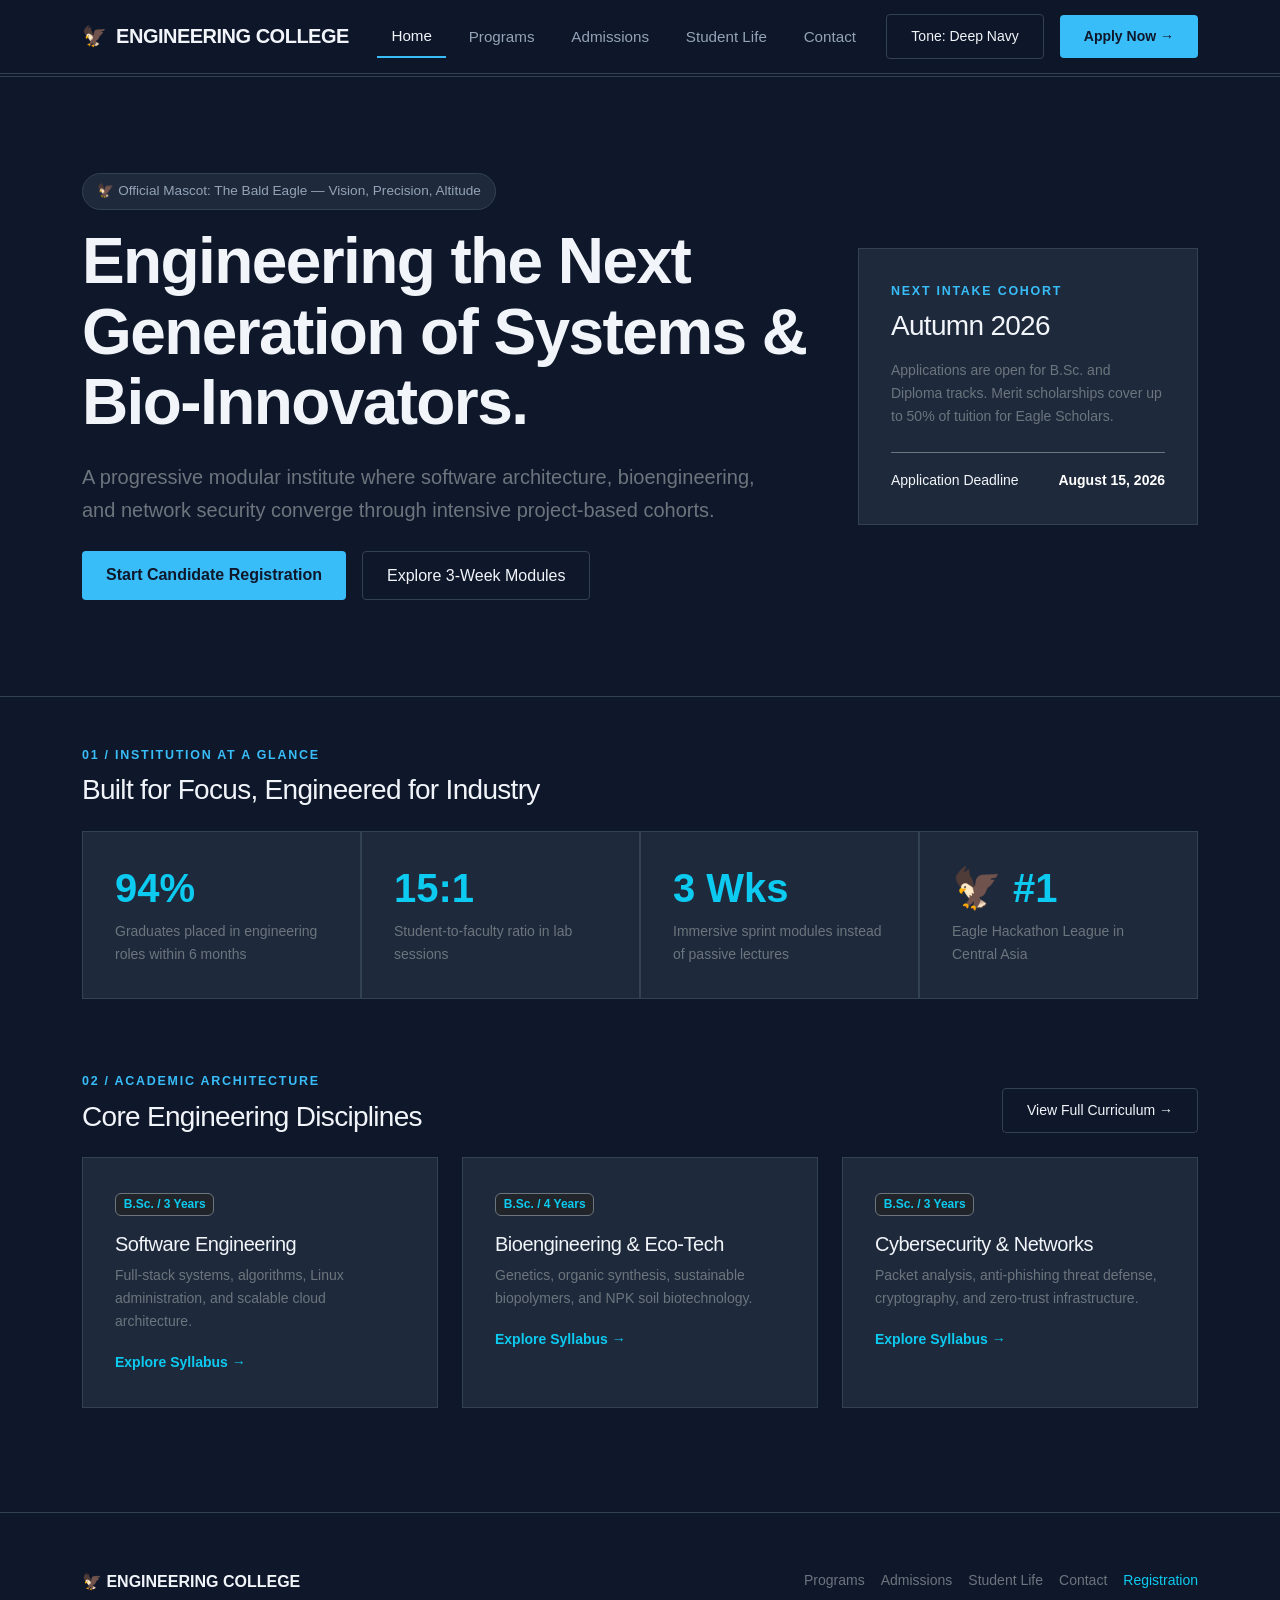
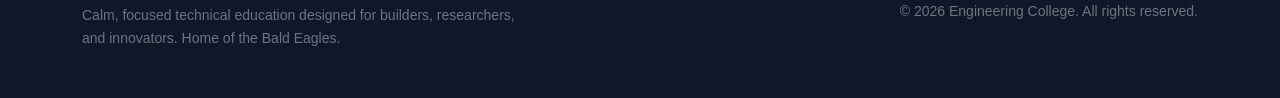
<file: index.html>
<!DOCTYPE html>
<html lang="en">
<head>
    <meta charset="UTF-8">
    <meta name="viewport" content="width=device-width, initial-scale=1.0">
    <title>Engineering College | Home — Home of the Bald Eagles</title>
    <link href="https://cdn.jsdelivr.net/npm/bootstrap@5.3.3/dist/css/bootstrap.min.css" rel="stylesheet">
    <link rel="stylesheet" href="style.css">
</head>
<body>

    <!-- Фиксированная навигация (как на Harbour.Space) -->
    <nav class="navbar navbar-expand-lg navbar-dark navbar-custom fixed-top" aria-label="Main Navigation">
        <div class="container">
            <a class="navbar-brand" href="index.html">
                <span role="img" aria-label="Bald Eagle Mascot">🦅</span>
                <span>ENGINEERING COLLEGE</span>
            </a>
            <button class="navbar-toggler" type="button" data-bs-toggle="collapse" data-bs-target="#mainNav" aria-controls="mainNav" aria-expanded="false" aria-label="Toggle navigation">
                <span class="navbar-toggler-icon"></span>
            </button>
            <div class="collapse navbar-collapse" id="mainNav">
                <ul class="navbar-nav ms-auto align-items-lg-center gap-lg-2">
                    <li class="nav-item"><a class="nav-link active" aria-current="page" href="index.html">Home</a></li>
                    <li class="nav-item"><a class="nav-link" href="programs.html">Programs</a></li>
                    <li class="nav-item"><a class="nav-link" href="admissions.html">Admissions</a></li>
                    <li class="nav-item"><a class="nav-link" href="student-life.html">Student Life</a></li>
                    <li class="nav-item"><a class="nav-link" href="contact.html">Contact</a></li>
                    <li class="nav-item ms-lg-2">
                        <button id="toneToggleBtn" class="btn btn-sm btn-outline-eagle" type="button">Tone: Deep Navy</button>
                    </li>
                    <li class="nav-item ms-lg-2 mt-2 mt-lg-0">
                        <a class="btn btn-eagle btn-sm" href="registration.html">Apply Now →</a>
                    </li>
                </ul>
            </div>
        </div>
    </nav>

    <!-- Главный экран (Hero Section) -->
    <header class="py-5 border-grid">
        <div class="container py-lg-5">
            <div class="row align-items-center g-5">
                <div class="col-lg-8">
                    <div class="mascot-badge mb-3">
                        <span>🦅 Official Mascot: The Bald Eagle — Vision, Precision, Altitude</span>
                    </div>
                    <h1 class="display-hero mb-4">Engineering the Next Generation of Systems & Bio-Innovators.</h1>
                    <p class="lead text-secondary mb-4" style="max-width: 680px;">
                        A progressive modular institute where software architecture, bioengineering, and network security converge through intensive project-based cohorts.
                    </p>
                    <div class="d-flex flex-wrap gap-3">
                        <a href="registration.html" class="btn btn-eagle">Start Candidate Registration</a>
                        <a href="programs.html" class="btn btn-outline-eagle">Explore 3-Week Modules</a>
                    </div>
                </div>
                <div class="col-lg-4">
                    <div class="hs-grid-box">
                        <span class="section-label">Next Intake Cohort</span>
                        <h2 class="h3 mb-3">Autumn 2026</h2>
                        <p class="text-secondary small mb-4">Applications are open for B.Sc. and Diploma tracks. Merit scholarships cover up to 50% of tuition for Eagle Scholars.</p>
                        <div class="d-flex justify-content-between border-top border-secondary pt-3 small">
                            <span>Application Deadline</span>
                            <strong class="text-white">August 15, 2026</strong>
                        </div>
                    </div>
                </div>
            </div>
        </div>
    </header>

    <!-- Модульная сетка показателей (в стиле Harbour.Space) -->
    <main class="container my-5">
        <section aria-labelledby="metrics-heading" class="mb-5">
            <span class="section-label">01 / Institution At A Glance</span>
            <h2 id="metrics-heading" class="h3 mb-4">Built for Focus, Engineered for Industry</h2>
            <div class="row g-0">
                <div class="col-md-3 col-6">
                    <div class="hs-grid-box">
                        <div class="display-6 fw-bold text-info mb-2">94%</div>
                        <p class="small text-secondary mb-0">Graduates placed in engineering roles within 6 months</p>
                    </div>
                </div>
                <div class="col-md-3 col-6">
                    <div class="hs-grid-box">
                        <div class="display-6 fw-bold text-info mb-2">15:1</div>
                        <p class="small text-secondary mb-0">Student-to-faculty ratio in lab sessions</p>
                    </div>
                </div>
                <div class="col-md-3 col-6">
                    <div class="hs-grid-box">
                        <div class="display-6 fw-bold text-info mb-2">3 Wks</div>
                        <p class="small text-secondary mb-0">Immersive sprint modules instead of passive lectures</p>
                    </div>
                </div>
                <div class="col-md-3 col-6">
                    <div class="hs-grid-box">
                        <div class="display-6 fw-bold text-info mb-2">🦅 #1</div>
                        <p class="small text-secondary mb-0">Eagle Hackathon League in Central Asia</p>
                    </div>
                </div>
            </div>
        </section>

        <!-- Секция направлений -->
        <section aria-labelledby="tracks-heading" class="py-4">
            <div class="d-flex justify-content-between align-items-end mb-4 flex-wrap gap-2">
                <div>
                    <span class="section-label">02 / Academic Architecture</span>
                    <h2 id="tracks-heading" class="h3 mb-0">Core Engineering Disciplines</h2>
                </div>
                <a href="programs.html" class="btn btn-outline-eagle btn-sm">View Full Curriculum →</a>
            </div>
            <div class="row g-4">
                <div class="col-md-4">
                    <article class="hs-grid-box">
                        <span class="badge bg-dark border border-secondary text-info mb-3">B.Sc. / 3 Years</span>
                        <h3 class="h5">Software Engineering</h3>
                        <p class="text-secondary small">Full-stack systems, algorithms, Linux administration, and scalable cloud architecture.</p>
                        <a href="programs.html" class="text-info text-decoration-none small fw-semibold">Explore Syllabus →</a>
                    </article>
                </div>
                <div class="col-md-4">
                    <article class="hs-grid-box">
                        <span class="badge bg-dark border border-secondary text-info mb-3">B.Sc. / 4 Years</span>
                        <h3 class="h5">Bioengineering & Eco-Tech</h3>
                        <p class="text-secondary small">Genetics, organic synthesis, sustainable biopolymers, and NPK soil biotechnology.</p>
                        <a href="programs.html" class="text-info text-decoration-none small fw-semibold">Explore Syllabus →</a>
                    </article>
                </div>
                <div class="col-md-4">
                    <article class="hs-grid-box">
                        <span class="badge bg-dark border border-secondary text-info mb-3">B.Sc. / 3 Years</span>
                        <h3 class="h5">Cybersecurity & Networks</h3>
                        <p class="text-secondary small">Packet analysis, anti-phishing threat defense, cryptography, and zero-trust infrastructure.</p>
                        <a href="programs.html" class="text-info text-decoration-none small fw-semibold">Explore Syllabus →</a>
                    </article>
                </div>
            </div>
        </section>
    </main>

    <!-- Футер -->
    <footer>
        <div class="container">
            <div class="row g-4 justify-content-between">
                <div class="col-md-5">
                    <div class="fw-bold mb-2">🦅 ENGINEERING COLLEGE</div>
                    <p class="text-secondary small">Calm, focused technical education designed for builders, researchers, and innovators. Home of the Bald Eagles.</p>
                </div>
                <div class="col-md-6 text-md-end">
                    <div class="d-flex gap-3 justify-content-md-end flex-wrap small mb-2">
                        <a href="programs.html" class="text-secondary text-decoration-none">Programs</a>
                        <a href="admissions.html" class="text-secondary text-decoration-none">Admissions</a>
                        <a href="student-life.html" class="text-secondary text-decoration-none">Student Life</a>
                        <a href="contact.html" class="text-secondary text-decoration-none">Contact</a>
                        <a href="registration.html" class="text-info text-decoration-none">Registration</a>
                    </div>
                    <p class="text-secondary small mb-0">© 2026 Engineering College. All rights reserved.</p>
                </div>
            </div>
        </div>
    </footer>

    <script src="https://cdn.jsdelivr.net/npm/bootstrap@5.3.3/dist/js/bootstrap.bundle.min.js"></script>
    <script src="script.js"></script>
</body>
</html>
</file>
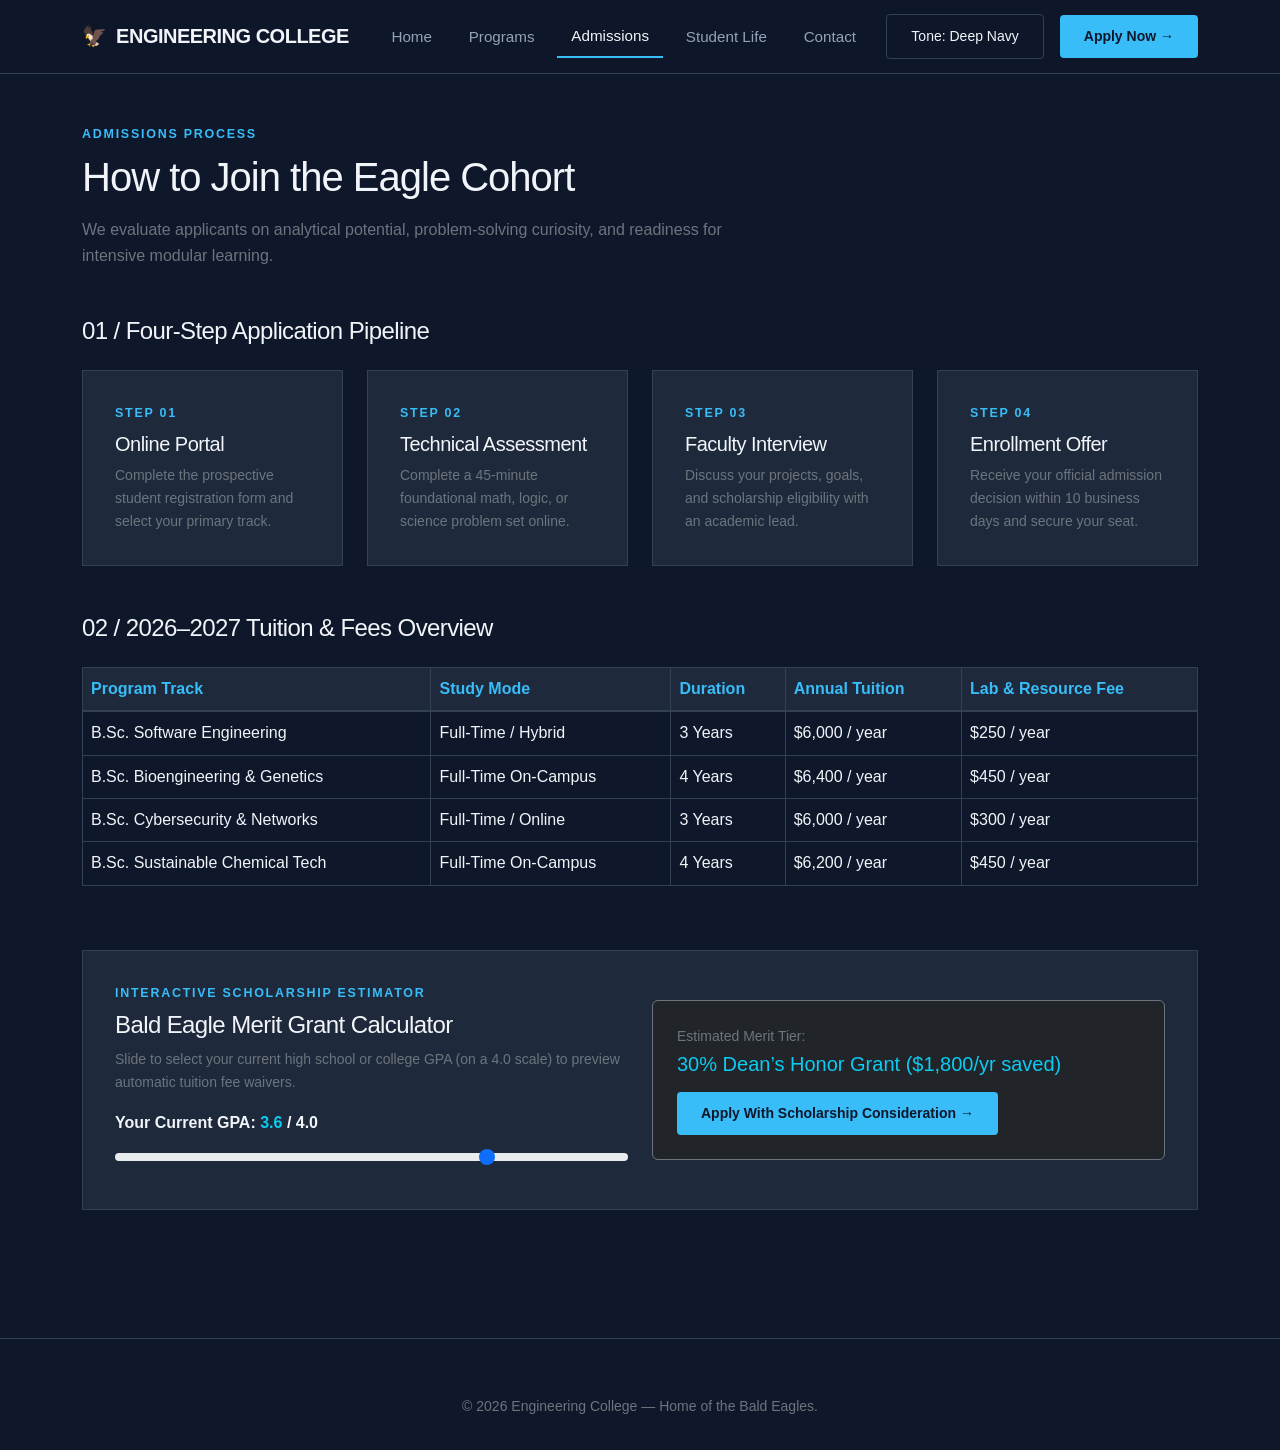
<file: admissions.html>
<!DOCTYPE html>
<html lang="en">
<head>
    <meta charset="UTF-8">
    <meta name="viewport" content="width=device-width, initial-scale=1.0">
    <title>Engineering College | Admissions & Tuition</title>
    <link href="https://cdn.jsdelivr.net/npm/bootstrap@5.3.3/dist/css/bootstrap.min.css" rel="stylesheet">
    <link rel="stylesheet" href="style.css">
</head>
<body>

    <nav class="navbar navbar-expand-lg navbar-dark navbar-custom fixed-top" aria-label="Main Navigation">
        <div class="container">
            <a class="navbar-brand" href="index.html">
                <span role="img" aria-label="Bald Eagle Mascot">🦅</span>
                <span>ENGINEERING COLLEGE</span>
            </a>
            <button class="navbar-toggler" type="button" data-bs-toggle="collapse" data-bs-target="#mainNav">
                <span class="navbar-toggler-icon"></span>
            </button>
            <div class="collapse navbar-collapse" id="mainNav">
                <ul class="navbar-nav ms-auto align-items-lg-center gap-lg-2">
                    <li class="nav-item"><a class="nav-link" href="index.html">Home</a></li>
                    <li class="nav-item"><a class="nav-link" href="programs.html">Programs</a></li>
                    <li class="nav-item"><a class="nav-link active" aria-current="page" href="admissions.html">Admissions</a></li>
                    <li class="nav-item"><a class="nav-link" href="student-life.html">Student Life</a></li>
                    <li class="nav-item"><a class="nav-link" href="contact.html">Contact</a></li>
                    <li class="nav-item ms-lg-2">
                        <button id="toneToggleBtn" class="btn btn-sm btn-outline-eagle" type="button">Tone: Deep Navy</button>
                    </li>
                    <li class="nav-item ms-lg-2 mt-2 mt-lg-0">
                        <a class="btn btn-eagle btn-sm" href="registration.html">Apply Now →</a>
                    </li>
                </ul>
            </div>
        </div>
    </nav>

    <main class="container py-5">
        <header class="mb-5">
            <span class="section-label">Admissions Process</span>
            <h1 class="display-6 mb-3">How to Join the Eagle Cohort</h1>
            <p class="text-secondary" style="max-width: 700px;">
                We evaluate applicants on analytical potential, problem-solving curiosity, and readiness for intensive modular learning.
            </p>
        </header>

        <!-- Шаги поступления -->
        <section class="mb-5" aria-labelledby="steps-title">
            <h2 id="steps-title" class="h4 mb-4">01 / Four-Step Application Pipeline</h2>
            <div class="row g-4">
                <div class="col-md-3">
                    <div class="hs-grid-box">
                        <span class="section-label">Step 01</span>
                        <h3 class="h5">Online Portal</h3>
                        <p class="small text-secondary mb-0">Complete the prospective student registration form and select your primary track.</p>
                    </div>
                </div>
                <div class="col-md-3">
                    <div class="hs-grid-box">
                        <span class="section-label">Step 02</span>
                        <h3 class="h5">Technical Assessment</h3>
                        <p class="small text-secondary mb-0">Complete a 45-minute foundational math, logic, or science problem set online.</p>
                    </div>
                </div>
                <div class="col-md-3">
                    <div class="hs-grid-box">
                        <span class="section-label">Step 03</span>
                        <h3 class="h5">Faculty Interview</h3>
                        <p class="small text-secondary mb-0">Discuss your projects, goals, and scholarship eligibility with an academic lead.</p>
                    </div>
                </div>
                <div class="col-md-3">
                    <div class="hs-grid-box">
                        <span class="section-label">Step 04</span>
                        <h3 class="h5">Enrollment Offer</h3>
                        <p class="small text-secondary mb-0">Receive your official admission decision within 10 business days and secure your seat.</p>
                    </div>
                </div>
            </div>
        </section>

        <!-- Таблица стоимости обучения -->
        <section class="mb-5" aria-labelledby="tuition-title">
            <h2 id="tuition-title" class="h4 mb-4">02 / 2026–2027 Tuition & Fees Overview</h2>
            <div class="table-responsive">
                <table class="table table-bordered table-custom align-middle">
                    <thead>
                        <tr>
                            <th scope="col">Program Track</th>
                            <th scope="col">Study Mode</th>
                            <th scope="col">Duration</th>
                            <th scope="col">Annual Tuition</th>
                            <th scope="col">Lab & Resource Fee</th>
                        </tr>
                    </thead>
                    <tbody>
                        <tr>
                            <td>B.Sc. Software Engineering</td>
                            <td>Full-Time / Hybrid</td>
                            <td>3 Years</td>
                            <td>$6,000 / year</td>
                            <td>$250 / year</td>
                        </tr>
                        <tr>
                            <td>B.Sc. Bioengineering & Genetics</td>
                            <td>Full-Time On-Campus</td>
                            <td>4 Years</td>
                            <td>$6,400 / year</td>
                            <td>$450 / year</td>
                        </tr>
                        <tr>
                            <td>B.Sc. Cybersecurity & Networks</td>
                            <td>Full-Time / Online</td>
                            <td>3 Years</td>
                            <td>$6,000 / year</td>
                            <td>$300 / year</td>
                        </tr>
                        <tr>
                            <td>B.Sc. Sustainable Chemical Tech</td>
                            <td>Full-Time On-Campus</td>
                            <td>4 Years</td>
                            <td>$6,200 / year</td>
                            <td>$450 / year</td>
                        </tr>
                    </tbody>
                </table>
            </div>
        </section>

        <!-- Интерактивный калькулятор стипендии (JS Feature) -->
        <section class="hs-grid-box" aria-labelledby="calc-title">
            <div class="row align-items-center g-4">
                <div class="col-lg-6">
                    <span class="section-label">Interactive Scholarship Estimator</span>
                    <h2 id="calc-title" class="h4">Bald Eagle Merit Grant Calculator</h2>
                    <p class="small text-secondary mb-3">Slide to select your current high school or college GPA (on a 4.0 scale) to preview automatic tuition fee waivers.</p>
                    <label for="gpaRange" class="form-label fw-semibold">Your Current GPA: <span id="gpaValue" class="text-info">3.6</span> / 4.0</label>
                    <input type="range" class="form-range" id="gpaRange" min="2.5" max="4.0" step="0.1" value="3.6">
                </div>
                <div class="col-lg-6">
                    <div class="p-4 border border-secondary rounded bg-dark">
                        <span class="small text-secondary d-block mb-1">Estimated Merit Tier:</span>
                        <div id="discountOutput" class="h5 text-info mb-3">30% Dean’s Honor Grant ($1,800/yr saved)</div>
                        <a href="registration.html" class="btn btn-eagle btn-sm">Apply With Scholarship Consideration →</a>
                    </div>
                </div>
            </div>
        </section>
    </main>

    <footer>
        <div class="container text-center text-secondary small">
            © 2026 Engineering College — Home of the Bald Eagles.
        </div>
    </footer>

    <script src="https://cdn.jsdelivr.net/npm/bootstrap@5.3.3/dist/js/bootstrap.bundle.min.js"></script>
    <script src="script.js"></script>
</body>
</html>
</file>
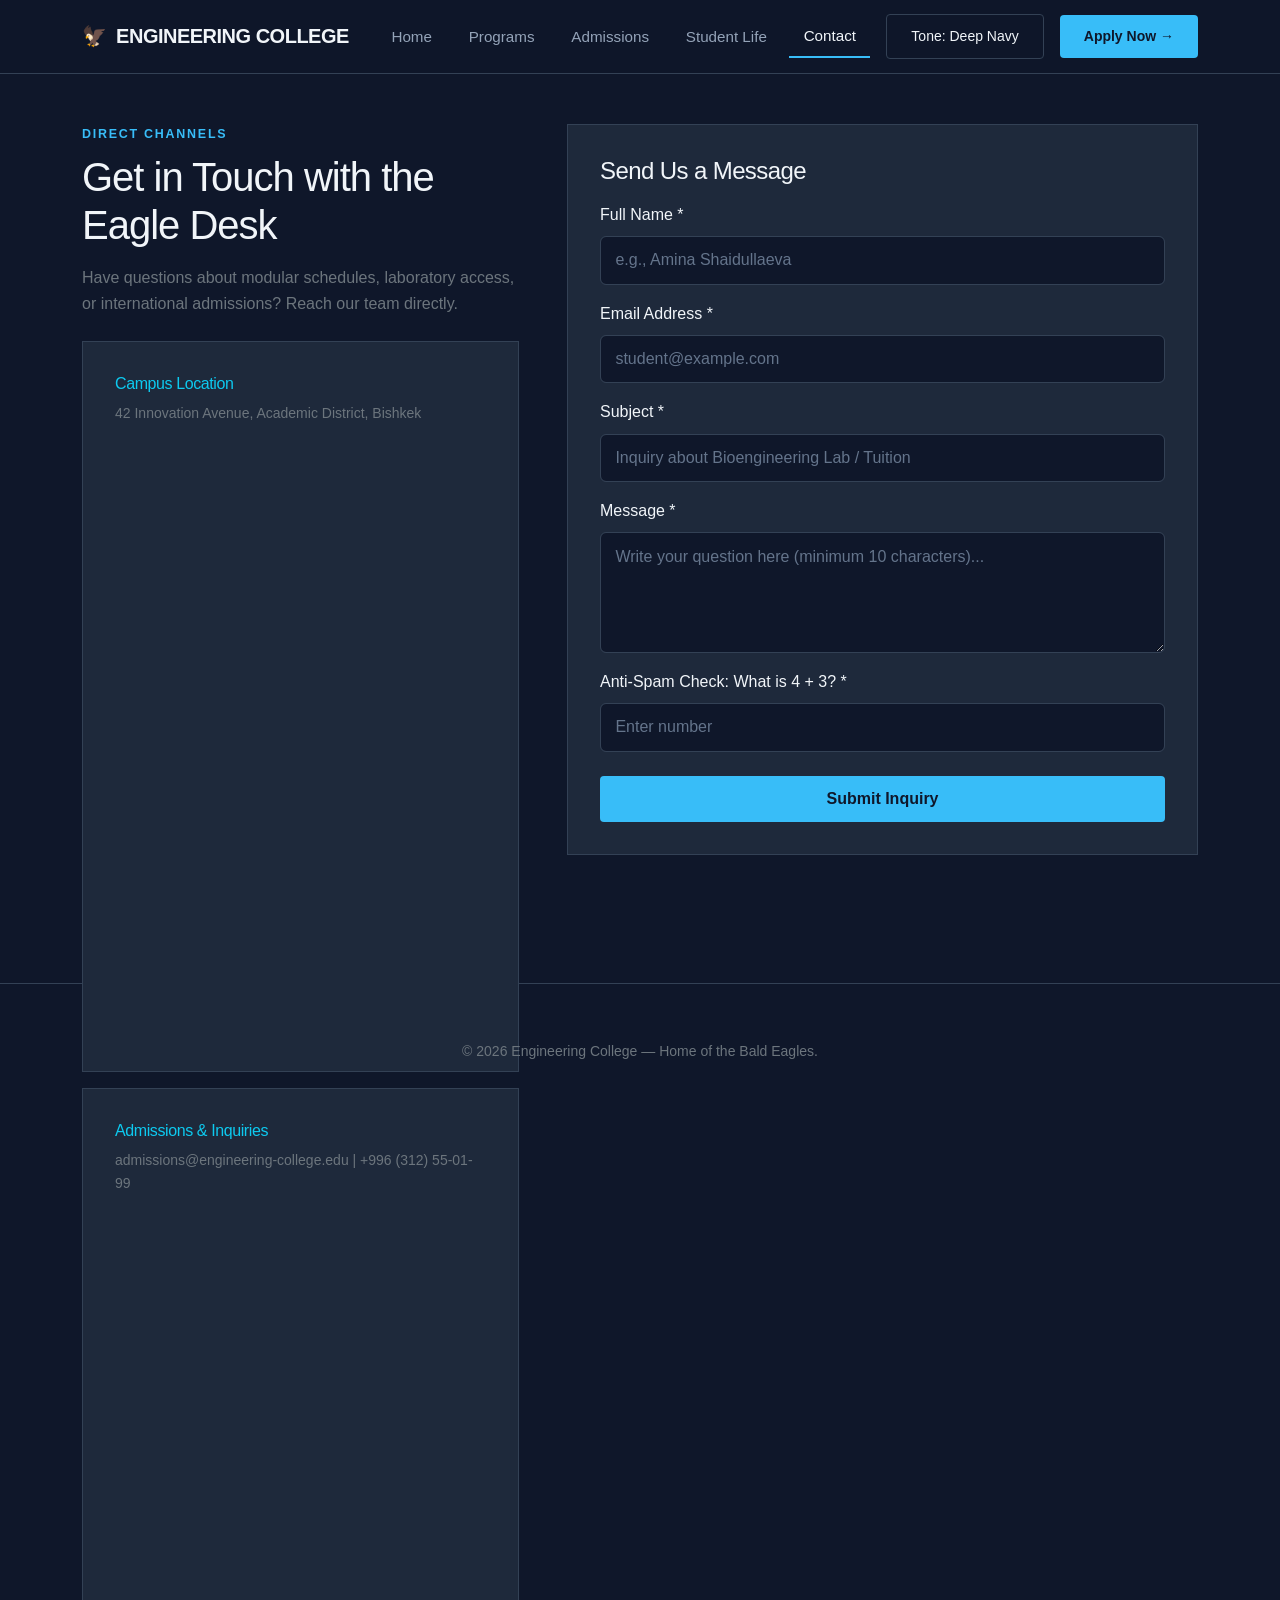
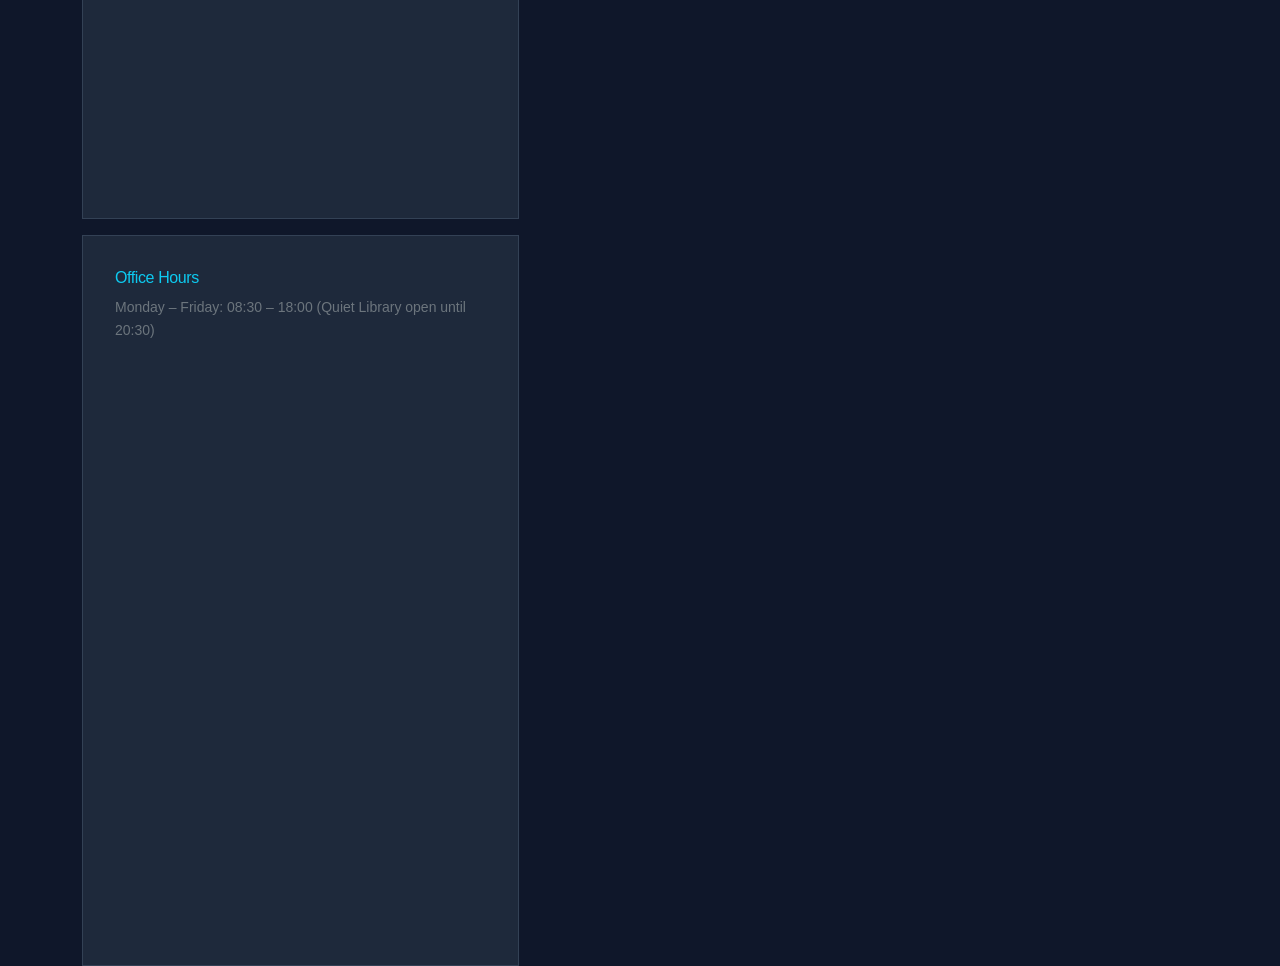
<file: contact.html>
<!DOCTYPE html>
<html lang="en">
<head>
    <meta charset="UTF-8">
    <meta name="viewport" content="width=device-width, initial-scale=1.0">
    <title>Engineering College | Contact Us</title>
    <link href="https://cdn.jsdelivr.net/npm/bootstrap@5.3.3/dist/css/bootstrap.min.css" rel="stylesheet">
    <link rel="stylesheet" href="style.css">
</head>
<body>

    <nav class="navbar navbar-expand-lg navbar-dark navbar-custom fixed-top" aria-label="Main Navigation">
        <div class="container">
            <a class="navbar-brand" href="index.html">
                <span role="img" aria-label="Bald Eagle Mascot">🦅</span>
                <span>ENGINEERING COLLEGE</span>
            </a>
            <button class="navbar-toggler" type="button" data-bs-toggle="collapse" data-bs-target="#mainNav">
                <span class="navbar-toggler-icon"></span>
            </button>
            <div class="collapse navbar-collapse" id="mainNav">
                <ul class="navbar-nav ms-auto align-items-lg-center gap-lg-2">
                    <li class="nav-item"><a class="nav-link" href="index.html">Home</a></li>
                    <li class="nav-item"><a class="nav-link" href="programs.html">Programs</a></li>
                    <li class="nav-item"><a class="nav-link" href="admissions.html">Admissions</a></li>
                    <li class="nav-item"><a class="nav-link" href="student-life.html">Student Life</a></li>
                    <li class="nav-item"><a class="nav-link active" aria-current="page" href="contact.html">Contact</a></li>
                    <li class="nav-item ms-lg-2">
                        <button id="toneToggleBtn" class="btn btn-sm btn-outline-eagle" type="button">Tone: Deep Navy</button>
                    </li>
                    <li class="nav-item ms-lg-2 mt-2 mt-lg-0">
                        <a class="btn btn-eagle btn-sm" href="registration.html">Apply Now →</a>
                    </li>
                </ul>
            </div>
        </div>
    </nav>

    <main class="container py-5">
        <div class="row g-5">
            <div class="col-lg-5">
                <span class="section-label">Direct Channels</span>
                <h1 class="display-6 mb-3">Get in Touch with the Eagle Desk</h1>
                <p class="text-secondary mb-4">Have questions about modular schedules, laboratory access, or international admissions? Reach our team directly.</p>

                <div class="hs-grid-box mb-3">
                    <h2 class="h6 text-info">Campus Location</h2>
                    <p class="small text-secondary mb-0">42 Innovation Avenue, Academic District, Bishkek</p>
                </div>
                <div class="hs-grid-box mb-3">
                    <h2 class="h6 text-info">Admissions & Inquiries</h2>
                    <p class="small text-secondary mb-0">admissions@engineering-college.edu | +996 (312) 55-01-99</p>
                </div>
                <div class="hs-grid-box">
                    <h2 class="h6 text-info">Office Hours</h2>
                    <p class="small text-secondary mb-0">Monday – Friday: 08:30 – 18:00 (Quiet Library open until 20:30)</p>
                </div>
            </div>

            <div class="col-lg-7">
                <div class="hs-grid-box">
                    <h2 class="h4 mb-3">Send Us a Message</h2>
                    <form id="contactForm" novalidate>
                        <!-- Honeypot field for anti-spam -->
                        <div class="d-none" aria-hidden="true">
                            <label for="cHoneypot">Leave this field blank</label>
                            <input type="text" id="cHoneypot" name="honeypot" tabindex="-1">
                        </div>

                        <div class="mb-3">
                            <label for="cName" class="form-label">Full Name *</label>
                            <input type="text" id="cName" class="form-control" placeholder="e.g., Amina Shaidullaeva" required>
                        </div>

                        <div class="mb-3">
                            <label for="cEmail" class="form-label">Email Address *</label>
                            <input type="email" id="cEmail" class="form-control" placeholder="student@example.com" required>
                        </div>

                        <div class="mb-3">
                            <label for="cSubject" class="form-label">Subject *</label>
                            <input type="text" id="cSubject" class="form-control" placeholder="Inquiry about Bioengineering Lab / Tuition" required>
                        </div>

                        <div class="mb-3">
                            <label for="cMessage" class="form-label">Message *</label>
                            <textarea id="cMessage" rows="4" class="form-control" placeholder="Write your question here (minimum 10 characters)..." required></textarea>
                        </div>

                        <div class="mb-4">
                            <label for="cSpam" class="form-label">Anti-Spam Check: What is 4 + 3? *</label>
                            <input type="text" id="cSpam" class="form-control" placeholder="Enter number" required>
                        </div>

                        <button type="submit" class="btn btn-eagle w-100">Submit Inquiry</button>
                        <div id="contactFeedback" class="d-none" role="status" aria-live="polite"></div>
                    </form>
                </div>
            </div>
        </div>
    </main>

    <footer>
        <div class="container text-center text-secondary small">
            © 2026 Engineering College — Home of the Bald Eagles.
        </div>
    </footer>

    <script src="https://cdn.jsdelivr.net/npm/bootstrap@5.3.3/dist/js/bootstrap.bundle.min.js"></script>
    <script src="script.js"></script>
</body>
</html>
</file>
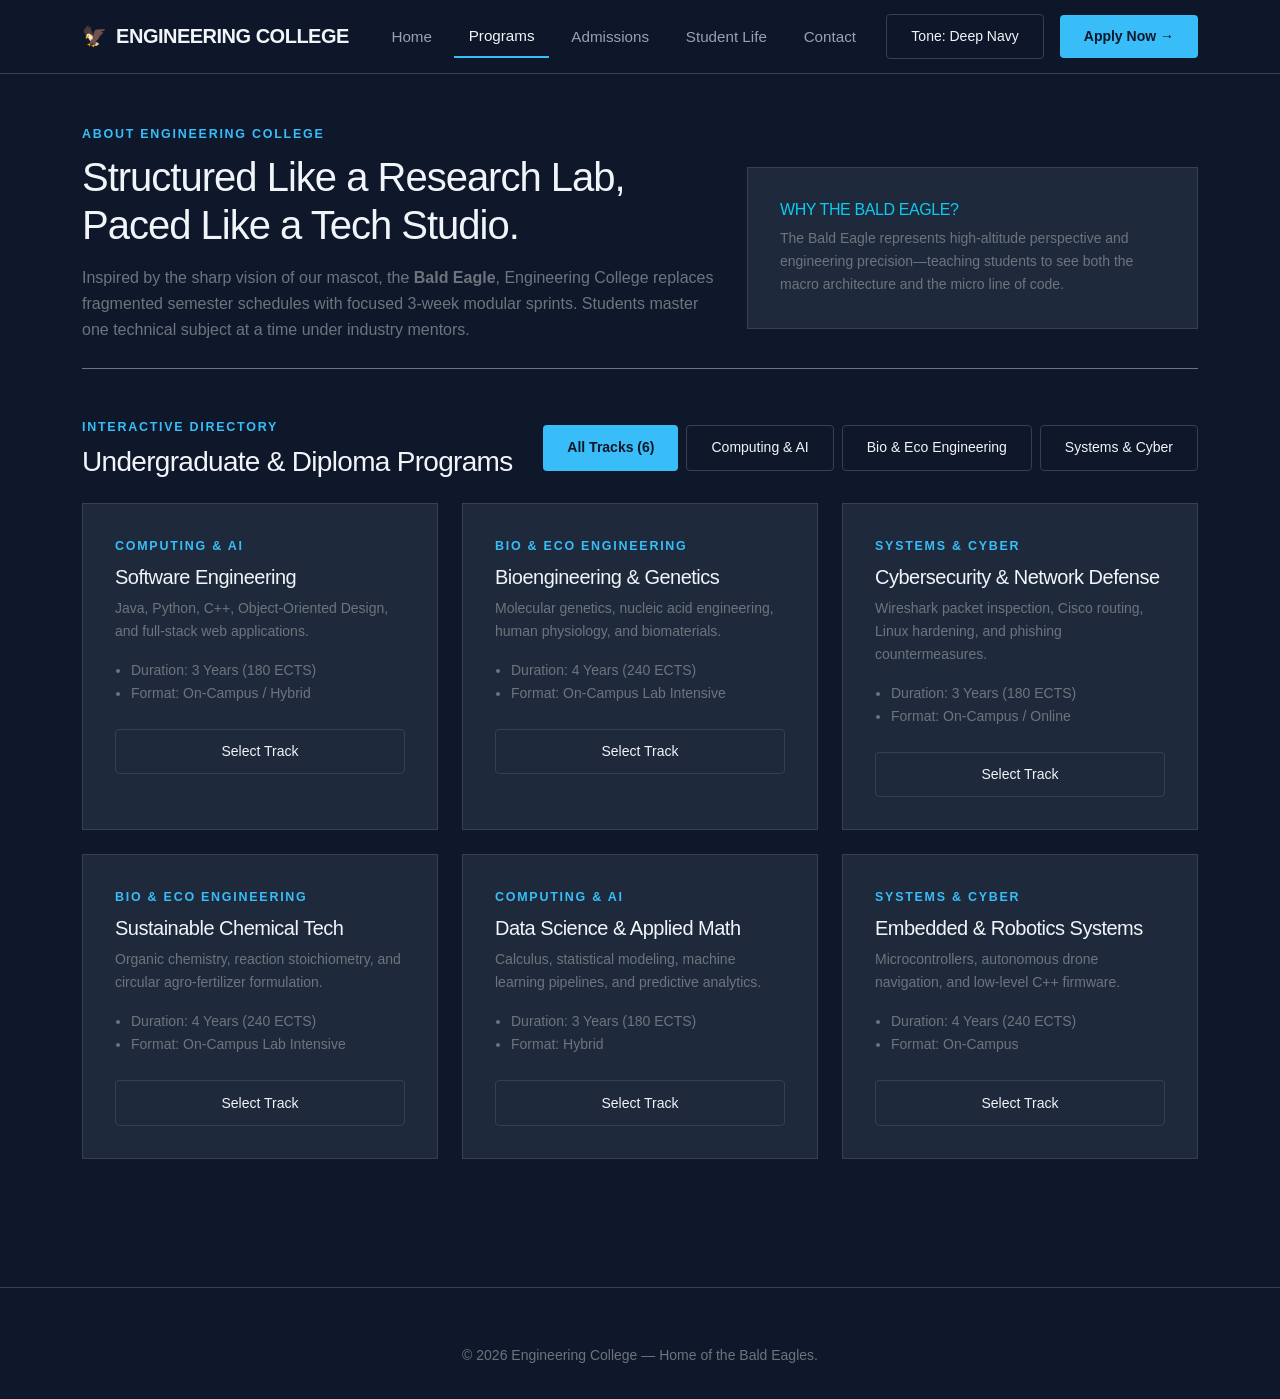
<file: programs.html>
<!DOCTYPE html>
<html lang="en">
<head>
    <meta charset="UTF-8">
    <meta name="viewport" content="width=device-width, initial-scale=1.0">
    <title>Engineering College | About & Academic Programs</title>
    <link href="https://cdn.jsdelivr.net/npm/bootstrap@5.3.3/dist/css/bootstrap.min.css" rel="stylesheet">
    <link rel="stylesheet" href="style.css">
</head>
<body>

    <nav class="navbar navbar-expand-lg navbar-dark navbar-custom fixed-top" aria-label="Main Navigation">
        <div class="container">
            <a class="navbar-brand" href="index.html">
                <span role="img" aria-label="Bald Eagle Mascot">🦅</span>
                <span>ENGINEERING COLLEGE</span>
            </a>
            <button class="navbar-toggler" type="button" data-bs-toggle="collapse" data-bs-target="#mainNav">
                <span class="navbar-toggler-icon"></span>
            </button>
            <div class="collapse navbar-collapse" id="mainNav">
                <ul class="navbar-nav ms-auto align-items-lg-center gap-lg-2">
                    <li class="nav-item"><a class="nav-link" href="index.html">Home</a></li>
                    <li class="nav-item"><a class="nav-link active" aria-current="page" href="programs.html">Programs</a></li>
                    <li class="nav-item"><a class="nav-link" href="admissions.html">Admissions</a></li>
                    <li class="nav-item"><a class="nav-link" href="student-life.html">Student Life</a></li>
                    <li class="nav-item"><a class="nav-link" href="contact.html">Contact</a></li>
                    <li class="nav-item ms-lg-2">
                        <button id="toneToggleBtn" class="btn btn-sm btn-outline-eagle" type="button">Tone: Deep Navy</button>
                    </li>
                    <li class="nav-item ms-lg-2 mt-2 mt-lg-0">
                        <a class="btn btn-eagle btn-sm" href="registration.html">Apply Now →</a>
                    </li>
                </ul>
            </div>
        </div>
    </nav>

    <main class="container py-5">
        <!-- Секция About -->
        <section class="mb-5 pb-4 border-bottom border-secondary">
            <span class="section-label">About Engineering College</span>
            <div class="row g-4 align-items-center">
                <div class="col-lg-7">
                    <h1 class="display-6 mb-3">Structured Like a Research Lab, Paced Like a Tech Studio.</h1>
                    <p class="text-secondary mb-0">
                        Inspired by the sharp vision of our mascot, the <strong>Bald Eagle</strong>, Engineering College replaces fragmented semester schedules with focused 3-week modular sprints. Students master one technical subject at a time under industry mentors.
                    </p>
                </div>
                <div class="col-lg-5">
                    <div class="hs-grid-box">
                        <h2 class="h6 text-info text-uppercase">Why the Bald Eagle?</h2>
                        <p class="small text-secondary mb-0">
                            The Bald Eagle represents high-altitude perspective and engineering precision—teaching students to see both the macro architecture and the micro line of code.
                        </p>
                    </div>
                </div>
            </div>
        </section>

        <!-- Фильтр программ на JavaScript -->
        <section aria-labelledby="catalog-title">
            <div class="d-flex flex-wrap justify-content-between align-items-center mb-4 gap-3">
                <div>
                    <span class="section-label">Interactive Directory</span>
                    <h2 id="catalog-title" class="h3 mb-0">Undergraduate & Diploma Programs</h2>
                </div>
                <div class="d-flex flex-wrap gap-2" role="group" aria-label="Filter programs by department">
                    <button type="button" class="btn btn-sm btn-eagle filter-btn" data-filter="all">All Tracks (6)</button>
                    <button type="button" class="btn btn-sm btn-outline-eagle filter-btn" data-filter="computing">Computing & AI</button>
                    <button type="button" class="btn btn-sm btn-outline-eagle filter-btn" data-filter="bioscience">Bio & Eco Engineering</button>
                    <button type="button" class="btn btn-sm btn-outline-eagle filter-btn" data-filter="security">Systems & Cyber</button>
                </div>
            </div>

            <div class="row g-4">
                <div class="col-md-6 col-lg-4 program-card-item" data-category="computing">
                    <article class="hs-grid-box">
                        <span class="section-label">Computing & AI</span>
                        <h3 class="h5">Software Engineering</h3>
                        <p class="text-secondary small">Java, Python, C++, Object-Oriented Design, and full-stack web applications.</p>
                        <ul class="small text-secondary ps-3 mb-4">
                            <li>Duration: 3 Years (180 ECTS)</li>
                            <li>Format: On-Campus / Hybrid</li>
                        </ul>
                        <a href="registration.html" class="btn btn-outline-eagle btn-sm w-100">Select Track</a>
                    </article>
                </div>

                <div class="col-md-6 col-lg-4 program-card-item" data-category="bioscience">
                    <article class="hs-grid-box">
                        <span class="section-label">Bio & Eco Engineering</span>
                        <h3 class="h5">Bioengineering & Genetics</h3>
                        <p class="text-secondary small">Molecular genetics, nucleic acid engineering, human physiology, and biomaterials.</p>
                        <ul class="small text-secondary ps-3 mb-4">
                            <li>Duration: 4 Years (240 ECTS)</li>
                            <li>Format: On-Campus Lab Intensive</li>
                        </ul>
                        <a href="registration.html" class="btn btn-outline-eagle btn-sm w-100">Select Track</a>
                    </article>
                </div>

                <div class="col-md-6 col-lg-4 program-card-item" data-category="security">
                    <article class="hs-grid-box">
                        <span class="section-label">Systems & Cyber</span>
                        <h3 class="h5">Cybersecurity & Network Defense</h3>
                        <p class="text-secondary small">Wireshark packet inspection, Cisco routing, Linux hardening, and phishing countermeasures.</p>
                        <ul class="small text-secondary ps-3 mb-4">
                            <li>Duration: 3 Years (180 ECTS)</li>
                            <li>Format: On-Campus / Online</li>
                        </ul>
                        <a href="registration.html" class="btn btn-outline-eagle btn-sm w-100">Select Track</a>
                    </article>
                </div>

                <div class="col-md-6 col-lg-4 program-card-item" data-category="bioscience">
                    <article class="hs-grid-box">
                        <span class="section-label">Bio & Eco Engineering</span>
                        <h3 class="h5">Sustainable Chemical Tech</h3>
                        <p class="text-secondary small">Organic chemistry, reaction stoichiometry, and circular agro-fertilizer formulation.</p>
                        <ul class="small text-secondary ps-3 mb-4">
                            <li>Duration: 4 Years (240 ECTS)</li>
                            <li>Format: On-Campus Lab Intensive</li>
                        </ul>
                        <a href="registration.html" class="btn btn-outline-eagle btn-sm w-100">Select Track</a>
                    </article>
                </div>

                <div class="col-md-6 col-lg-4 program-card-item" data-category="computing">
                    <article class="hs-grid-box">
                        <span class="section-label">Computing & AI</span>
                        <h3 class="h5">Data Science & Applied Math</h3>
                        <p class="text-secondary small">Calculus, statistical modeling, machine learning pipelines, and predictive analytics.</p>
                        <ul class="small text-secondary ps-3 mb-4">
                            <li>Duration: 3 Years (180 ECTS)</li>
                            <li>Format: Hybrid</li>
                        </ul>
                        <a href="registration.html" class="btn btn-outline-eagle btn-sm w-100">Select Track</a>
                    </article>
                </div>

                <div class="col-md-6 col-lg-4 program-card-item" data-category="security">
                    <article class="hs-grid-box">
                        <span class="section-label">Systems & Cyber</span>
                        <h3 class="h5">Embedded & Robotics Systems</h3>
                        <p class="text-secondary small">Microcontrollers, autonomous drone navigation, and low-level C++ firmware.</p>
                        <ul class="small text-secondary ps-3 mb-4">
                            <li>Duration: 4 Years (240 ECTS)</li>
                            <li>Format: On-Campus</li>
                        </ul>
                        <a href="registration.html" class="btn btn-outline-eagle btn-sm w-100">Select Track</a>
                    </article>
                </div>
            </div>
        </section>
    </main>

    <footer>
        <div class="container text-center text-secondary small">
            © 2026 Engineering College — Home of the Bald Eagles.
        </div>
    </footer>

    <script src="https://cdn.jsdelivr.net/npm/bootstrap@5.3.3/dist/js/bootstrap.bundle.min.js"></script>
    <script src="script.js"></script>
</body>
</html>
</file>
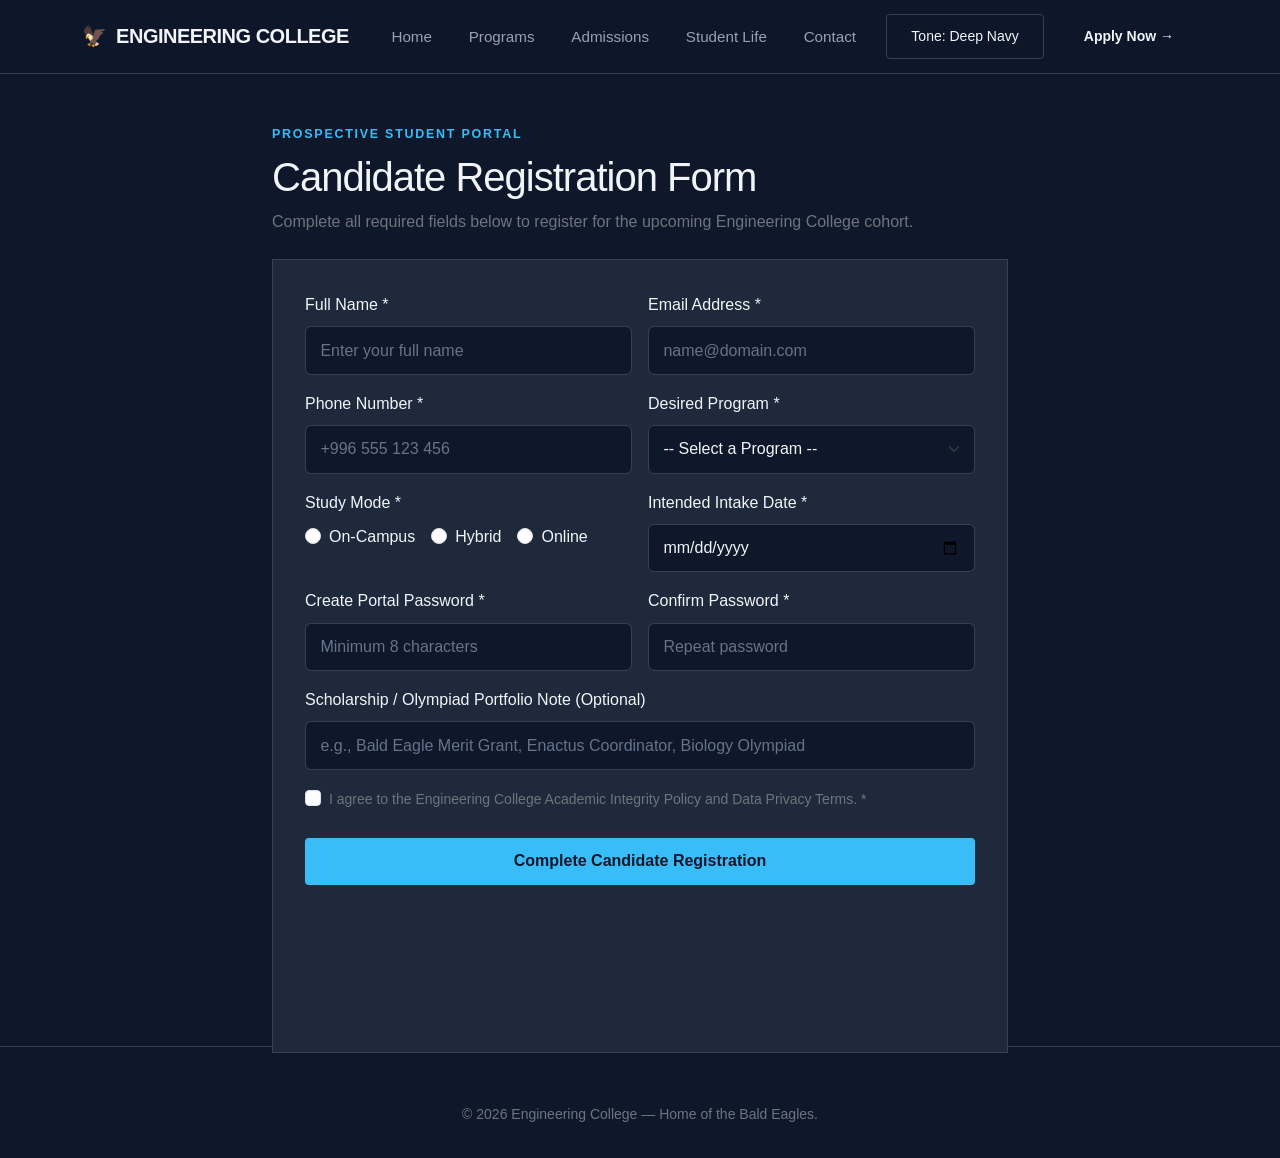
<file: registration.html>
<!DOCTYPE html>
<html lang="en">
<head>
    <meta charset="UTF-8">
    <meta name="viewport" content="width=device-width, initial-scale=1.0">
    <title>Engineering College | Candidate Registration</title>
    <link href="https://cdn.jsdelivr.net/npm/bootstrap@5.3.3/dist/css/bootstrap.min.css" rel="stylesheet">
    <link rel="stylesheet" href="style.css">
</head>
<body>

    <nav class="navbar navbar-expand-lg navbar-dark navbar-custom fixed-top" aria-label="Main Navigation">
        <div class="container">
            <a class="navbar-brand" href="index.html">
                <span role="img" aria-label="Bald Eagle Mascot">🦅</span>
                <span>ENGINEERING COLLEGE</span>
            </a>
            <button class="navbar-toggler" type="button" data-bs-toggle="collapse" data-bs-target="#mainNav">
                <span class="navbar-toggler-icon"></span>
            </button>
            <div class="collapse navbar-collapse" id="mainNav">
                <ul class="navbar-nav ms-auto align-items-lg-center gap-lg-2">
                    <li class="nav-item"><a class="nav-link" href="index.html">Home</a></li>
                    <li class="nav-item"><a class="nav-link" href="programs.html">Programs</a></li>
                    <li class="nav-item"><a class="nav-link" href="admissions.html">Admissions</a></li>
                    <li class="nav-item"><a class="nav-link" href="student-life.html">Student Life</a></li>
                    <li class="nav-item"><a class="nav-link" href="contact.html">Contact</a></li>
                    <li class="nav-item ms-lg-2">
                        <button id="toneToggleBtn" class="btn btn-sm btn-outline-eagle" type="button">Tone: Deep Navy</button>
                    </li>
                    <li class="nav-item ms-lg-2 mt-2 mt-lg-0">
                        <a class="btn btn-eagle btn-sm active" aria-current="page" href="registration.html">Apply Now →</a>
                    </li>
                </ul>
            </div>
        </div>
    </nav>

    <main class="container py-5">
        <div class="row justify-content-center">
            <div class="col-lg-8">
                <span class="section-label">Prospective Student Portal</span>
                <h1 class="display-6 mb-2">Candidate Registration Form</h1>
                <p class="text-secondary mb-4">Complete all required fields below to register for the upcoming Engineering College cohort.</p>

                <div id="regConfirmation" class="hs-grid-box border-success mb-4 d-none" role="alert" aria-live="polite"></div>

                <form id="registrationForm" class="hs-grid-box" novalidate>
                    <div class="row g-3">
                        <div class="col-md-6">
                            <label for="fullName" class="form-label">Full Name *</label>
                            <input type="text" id="fullName" class="form-control" placeholder="Enter your full name" required>
                            <div id="err-name" class="error-msg">Please enter your full name (at least 3 characters).</div>
                        </div>

                        <div class="col-md-6">
                            <label for="regEmail" class="form-label">Email Address *</label>
                            <input type="email" id="regEmail" class="form-control" placeholder="name@domain.com" required>
                            <div id="err-email" class="error-msg">Please enter a valid email address.</div>
                        </div>

                        <div class="col-md-6">
                            <label for="regPhone" class="form-label">Phone Number *</label>
                            <input type="tel" id="regPhone" class="form-control" placeholder="+996 555 123 456" required>
                            <div id="err-phone" class="error-msg">Enter a valid phone number (7–20 digits).</div>
                        </div>

                        <div class="col-md-6">
                            <label for="regProgram" class="form-label">Desired Program *</label>
                            <select id="regProgram" class="form-select" required>
                                <option value="">-- Select a Program --</option>
                                <option value="Software Engineering">B.Sc. Software Engineering</option>
                                <option value="Bioengineering & Genetics">B.Sc. Bioengineering & Genetics</option>
                                <option value="Cybersecurity & Network Defense">B.Sc. Cybersecurity & Network Defense</option>
                                <option value="Sustainable Chemical Tech">B.Sc. Sustainable Chemical Tech</option>
                                <option value="Data Science & Applied Math">B.Sc. Data Science & Applied Math</option>
                            </select>
                            <div id="err-program" class="error-msg">Please select your desired study program.</div>
                        </div>

                        <div class="col-md-6">
                            <fieldset>
                                <legend class="form-label fs-6 mb-2">Study Mode *</legend>
                                <div class="d-flex gap-3">
                                    <div class="form-check">
                                        <input class="form-check-input" type="radio" name="studyMode" id="modeFull" value="On-Campus">
                                        <label class="form-check-label" for="modeFull">On-Campus</label>
                                    </div>
                                    <div class="form-check">
                                        <input class="form-check-input" type="radio" name="studyMode" id="modeHybrid" value="Hybrid">
                                        <label class="form-check-label" for="modeHybrid">Hybrid</label>
                                    </div>
                                    <div class="form-check">
                                        <input class="form-check-input" type="radio" name="studyMode" id="modeOnline" value="Online">
                                        <label class="form-check-label" for="modeOnline">Online</label>
                                    </div>
                                </div>
                                <div id="err-mode" class="error-msg">Please select a study mode.</div>
                            </fieldset>
                        </div>

                        <div class="col-md-6">
                            <label for="regIntake" class="form-label">Intended Intake Date *</label>
                            <input type="date" id="regIntake" class="form-control" required>
                            <div id="err-intake" class="error-msg">Please pick your intended start date.</div>
                        </div>

                        <div class="col-md-6">
                            <label for="regPass" class="form-label">Create Portal Password *</label>
                            <input type="password" id="regPass" class="form-control" placeholder="Minimum 8 characters" required>
                            <div id="err-pass" class="error-msg">Password must be at least 8 characters long.</div>
                        </div>

                        <div class="col-md-6">
                            <label for="regConfirmPass" class="form-label">Confirm Password *</label>
                            <input type="password" id="regConfirmPass" class="form-control" placeholder="Repeat password" required>
                            <div id="err-confirm" class="error-msg">Passwords do not match.</div>
                        </div>

                        <div class="col-12">
                            <label for="regScholarship" class="form-label">Scholarship / Olympiad Portfolio Note (Optional)</label>
                            <input type="text" id="regScholarship" class="form-control" placeholder="e.g., Bald Eagle Merit Grant, Enactus Coordinator, Biology Olympiad">
                        </div>

                        <div class="col-12 mt-3">
                            <div class="form-check">
                                <input class="form-check-input" type="checkbox" id="regTerms" required>
                                <label class="form-check-label small text-secondary" for="regTerms">
                                    I agree to the Engineering College Academic Integrity Policy and Data Privacy Terms. *
                                </label>
                            </div>
                            <div id="err-terms" class="error-msg">You must accept the policy and terms to register.</div>
                        </div>

                        <div class="col-12 mt-4">
                            <button type="submit" class="btn btn-eagle w-100">Complete Candidate Registration</button>
                        </div>
                    </div>
                </form>
            </div>
        </div>
    </main>

    <footer>
        <div class="container text-center text-secondary small">
            © 2026 Engineering College — Home of the Bald Eagles.
        </div>
    </footer>

    <script src="https://cdn.jsdelivr.net/npm/bootstrap@5.3.3/dist/js/bootstrap.bundle.min.js"></script>
    <script src="script.js"></script>
</body>
</html>
</file>
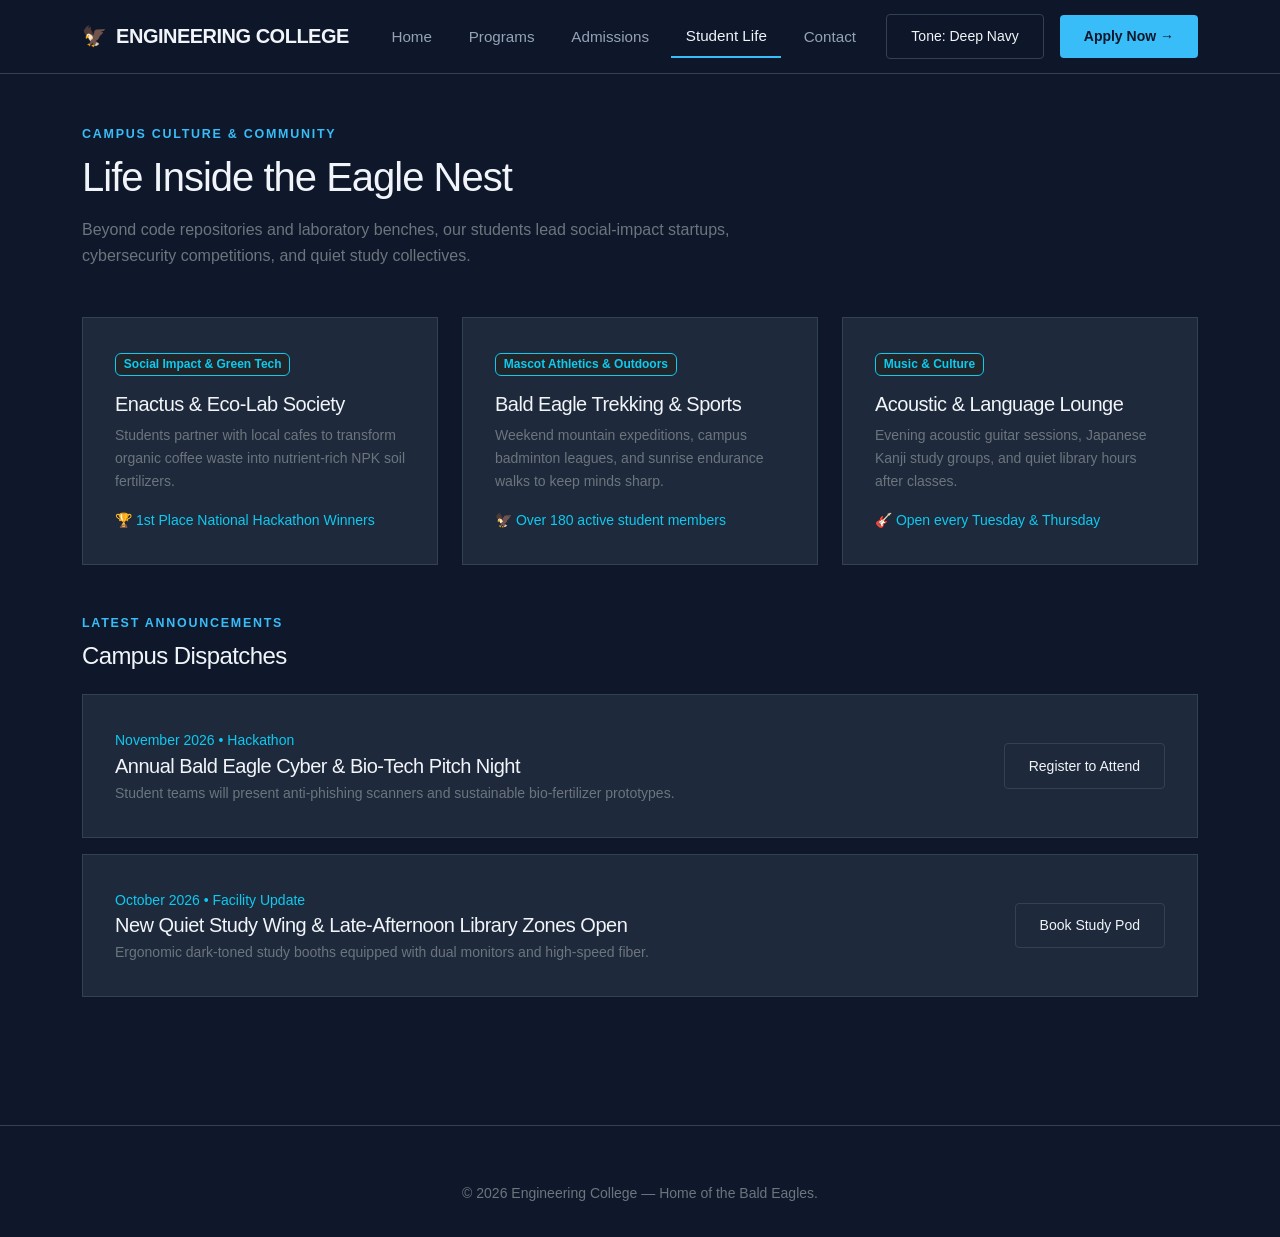
<file: student-life.html>
<!DOCTYPE html>
<html lang="en">
<head>
    <meta charset="UTF-8">
    <meta name="viewport" content="width=device-width, initial-scale=1.0">
    <title>Engineering College | Student Life & Eagle Clubs</title>
    <link href="https://cdn.jsdelivr.net/npm/bootstrap@5.3.3/dist/css/bootstrap.min.css" rel="stylesheet">
    <link rel="stylesheet" href="style.css">
</head>
<body>

    <nav class="navbar navbar-expand-lg navbar-dark navbar-custom fixed-top" aria-label="Main Navigation">
        <div class="container">
            <a class="navbar-brand" href="index.html">
                <span role="img" aria-label="Bald Eagle Mascot">🦅</span>
                <span>ENGINEERING COLLEGE</span>
            </a>
            <button class="navbar-toggler" type="button" data-bs-toggle="collapse" data-bs-target="#mainNav">
                <span class="navbar-toggler-icon"></span>
            </button>
            <div class="collapse navbar-collapse" id="mainNav">
                <ul class="navbar-nav ms-auto align-items-lg-center gap-lg-2">
                    <li class="nav-item"><a class="nav-link" href="index.html">Home</a></li>
                    <li class="nav-item"><a class="nav-link" href="programs.html">Programs</a></li>
                    <li class="nav-item"><a class="nav-link" href="admissions.html">Admissions</a></li>
                    <li class="nav-item"><a class="nav-link active" aria-current="page" href="student-life.html">Student Life</a></li>
                    <li class="nav-item"><a class="nav-link" href="contact.html">Contact</a></li>
                    <li class="nav-item ms-lg-2">
                        <button id="toneToggleBtn" class="btn btn-sm btn-outline-eagle" type="button">Tone: Deep Navy</button>
                    </li>
                    <li class="nav-item ms-lg-2 mt-2 mt-lg-0">
                        <a class="btn btn-eagle btn-sm" href="registration.html">Apply Now →</a>
                    </li>
                </ul>
            </div>
        </div>
    </nav>

    <main class="container py-5">
        <header class="mb-5">
            <span class="section-label">Campus Culture & Community</span>
            <h1 class="display-6 mb-3">Life Inside the Eagle Nest</h1>
            <p class="text-secondary" style="max-width: 700px;">
                Beyond code repositories and laboratory benches, our students lead social-impact startups, cybersecurity competitions, and quiet study collectives.
            </p>
        </header>

        <div class="row g-4 mb-5">
            <div class="col-md-4">
                <article class="hs-grid-box">
                    <span class="badge bg-dark border border-info text-info mb-3">Social Impact & Green Tech</span>
                    <h2 class="h5">Enactus & Eco-Lab Society</h2>
                    <p class="small text-secondary">Students partner with local cafes to transform organic coffee waste into nutrient-rich NPK soil fertilizers.</p>
                    <p class="small text-info mb-0">🏆 1st Place National Hackathon Winners</p>
                </article>
            </div>
            <div class="col-md-4">
                <article class="hs-grid-box">
                    <span class="badge bg-dark border border-info text-info mb-3">Mascot Athletics & Outdoors</span>
                    <h2 class="h5">Bald Eagle Trekking & Sports</h2>
                    <p class="small text-secondary">Weekend mountain expeditions, campus badminton leagues, and sunrise endurance walks to keep minds sharp.</p>
                    <p class="small text-info mb-0">🦅 Over 180 active student members</p>
                </article>
            </div>
            <div class="col-md-4">
                <article class="hs-grid-box">
                    <span class="badge bg-dark border border-info text-info mb-3">Music & Culture</span>
                    <h2 class="h5">Acoustic & Language Lounge</h2>
                    <p class="small text-secondary">Evening acoustic guitar sessions, Japanese Kanji study groups, and quiet library hours after classes.</p>
                    <p class="small text-info mb-0">🎸 Open every Tuesday & Thursday</p>
                </article>
            </div>
        </div>

        <!-- Раздел новостей и анонсов -->
        <section aria-labelledby="news-heading">
            <span class="section-label">Latest Announcements</span>
            <h2 id="news-heading" class="h4 mb-4">Campus Dispatches</h2>
            <div class="row g-3">
                <div class="col-12">
                    <div class="hs-grid-box d-md-flex justify-content-between align-items-center">
                        <div>
                            <span class="small text-info">November 2026 • Hackathon</span>
                            <h3 class="h5 mb-1">Annual Bald Eagle Cyber & Bio-Tech Pitch Night</h3>
                            <p class="small text-secondary mb-0">Student teams will present anti-phishing scanners and sustainable bio-fertilizer prototypes.</p>
                        </div>
                        <a href="registration.html" class="btn btn-outline-eagle btn-sm mt-3 mt-md-0">Register to Attend</a>
                    </div>
                </div>
                <div class="col-12">
                    <div class="hs-grid-box d-md-flex justify-content-between align-items-center">
                        <div>
                            <span class="small text-info">October 2026 • Facility Update</span>
                            <h3 class="h5 mb-1">New Quiet Study Wing & Late-Afternoon Library Zones Open</h3>
                            <p class="small text-secondary mb-0">Ergonomic dark-toned study booths equipped with dual monitors and high-speed fiber.</p>
                        </div>
                        <a href="contact.html" class="btn btn-outline-eagle btn-sm mt-3 mt-md-0">Book Study Pod</a>
                    </div>
                </div>
            </div>
        </section>
    </main>

    <footer>
        <div class="container text-center text-secondary small">
            © 2026 Engineering College — Home of the Bald Eagles.
        </div>
    </footer>

    <script src="https://cdn.jsdelivr.net/npm/bootstrap@5.3.3/dist/js/bootstrap.bundle.min.js"></script>
    <script src="script.js"></script>
</body>
</html>
</file>
<file: style.css>
/* Спокойная темно-синяя и серая палитра (Eye-friendly dark navy & slate grey) */
:root {
    --bg-primary: #0f172a;      /* Глубокий спокойный темно-синий */
    --bg-secondary: #1e293b;    /* Мягкий серо-синий для карточек */
    --bg-surface: #263349;      /* Приглушенный стальной для наведения */
    --text-main: #f1f5f9;       /* Мягкий светло-серый (не режет глаза) */
    --text-muted: #94a3b8;      /* Спокойный серый для описаний */
    --accent-blue: #38bdf8;     /* Спокойный небесно-синий акцент */
    --accent-hover: #0284c7;
    --border-color: #334155;    /* Тонкие линии сетки в стиле Harbour.Space */
    --danger-color: #f87171;
    --success-color: #4ade80;
}

/* Режим повышенной мягкости (переключатель в шапке) */
body.slate-mode {
    --bg-primary: #18181b;
    --bg-secondary: #27272a;
    --bg-surface: #3f3f46;
    --border-color: #52525b;
    --accent-blue: #93c5fd;
}

body {
    background-color: var(--bg-primary);
    color: var(--text-main);
    font-family: 'Inter', -apple-system, BlinkMacSystemFont, "Segoe UI", Roboto, sans-serif;
    line-height: 1.65;
    padding-top: 76px; /* Отступ под фиксированное меню */
    overflow-x: hidden;
}

/* Типографика и структура в стиле Harbour.Space */
h1, h2, h3, h4, .navbar-brand {
    font-weight: 700;
    letter-spacing: -0.025em;
    color: var(--text-main);
}

.display-hero {
    font-size: clamp(2.4rem, 5vw, 4.2rem);
    line-height: 1.1;
}

.section-label {
    text-transform: uppercase;
    font-size: 0.78rem;
    letter-spacing: 0.14em;
    color: var(--accent-blue);
    font-weight: 600;
    display: block;
    margin-bottom: 0.5rem;
}

/* Фиксированная верхняя навигация */
.navbar-custom {
    background-color: rgba(15, 23, 42, 0.92);
    backdrop-filter: blur(10px);
    border-bottom: 1px solid var(--border-color);
    padding: 0.85rem 0;
}

.navbar-brand {
    font-size: 1.25rem;
    display: flex;
    align-items: center;
    gap: 0.6rem;
}

.nav-link {
    color: var(--text-muted) !important;
    font-weight: 500;
    font-size: 0.95rem;
    padding: 0.5rem 0.9rem !important;
    transition: color 0.2s ease;
}

.nav-link:hover, .nav-link:focus, .nav-link.active {
    color: var(--text-main) !important;
}

.nav-link.active {
    border-bottom: 2px solid var(--accent-blue);
}

/* Модульная сетка и карточки (стиль Harbour.Space) */
.hs-grid-box {
    background-color: var(--bg-secondary);
    border: 1px solid var(--border-color);
    padding: 2rem;
    height: 100%;
    transition: transform 0.2s ease, background-color 0.2s ease, border-color 0.2s ease;
}

.hs-grid-box:hover {
    background-color: var(--bg-surface);
    border-color: var(--accent-blue);
    transform: translateY(-2px);
}

.border-grid {
    border-top: 1px solid var(--border-color);
    border-bottom: 1px solid var(--border-color);
}

/* Кнопки и состояния фокуса для доступности */
.btn-eagle {
    background-color: var(--accent-blue);
    color: #0f172a;
    font-weight: 600;
    padding: 0.7rem 1.5rem;
    border-radius: 4px;
    border: none;
    transition: all 0.2s ease;
}

.btn-eagle:hover, .btn-eagle:focus {
    background-color: var(--accent-hover);
    color: #ffffff;
}

.btn-outline-eagle {
    background-color: transparent;
    color: var(--text-main);
    border: 1px solid var(--border-color);
    padding: 0.7rem 1.5rem;
    border-radius: 4px;
    font-weight: 500;
    transition: all 0.2s ease;
}

.btn-outline-eagle:hover, .btn-outline-eagle:focus {
    border-color: var(--accent-blue);
    color: var(--accent-blue);
    background-color: rgba(56, 189, 248, 0.08);
}

a:focus-visible, button:focus-visible, input:focus-visible, select:focus-visible, textarea:focus-visible {
    outline: 2px solid var(--accent-blue) !important;
    outline-offset: 2px;
}

/* Формы и таблицы */
.form-control, .form-select {
    background-color: var(--bg-primary);
    border: 1px solid var(--border-color);
    color: var(--text-main);
    padding: 0.7rem 0.9rem;
}

.form-control:focus, .form-select:focus {
    background-color: var(--bg-primary);
    color: var(--text-main);
    border-color: var(--accent-blue);
    box-shadow: none;
}

.form-control::placeholder {
    color: #64748b;
}

.error-msg {
    color: var(--danger-color);
    font-size: 0.85rem;
    margin-top: 0.35rem;
    display: none;
}

.is-invalid-field {
    border-color: var(--danger-color) !important;
}

.is-valid-field {
    border-color: var(--success-color) !important;
}

.table-custom {
    color: var(--text-main);
    border-color: var(--border-color);
}

.table-custom th {
    background-color: var(--bg-secondary);
    color: var(--accent-blue);
    border-bottom: 2px solid var(--border-color);
}

.table-custom td {
    background-color: var(--bg-primary);
    border-color: var(--border-color);
    color: var(--text-main);
}

/* Футер */
footer {
    border-top: 1px solid var(--border-color);
    background-color: var(--bg-primary);
    padding: 3.5rem 0 2rem;
    margin-top: 5rem;
}

.mascot-badge {
    display: inline-flex;
    align-items: center;
    gap: 0.5rem;
    background-color: var(--bg-secondary);
    border: 1px solid var(--border-color);
    padding: 0.4rem 0.9rem;
    border-radius: 50px;
    font-size: 0.85rem;
    color: var(--text-muted);
}
</file>
